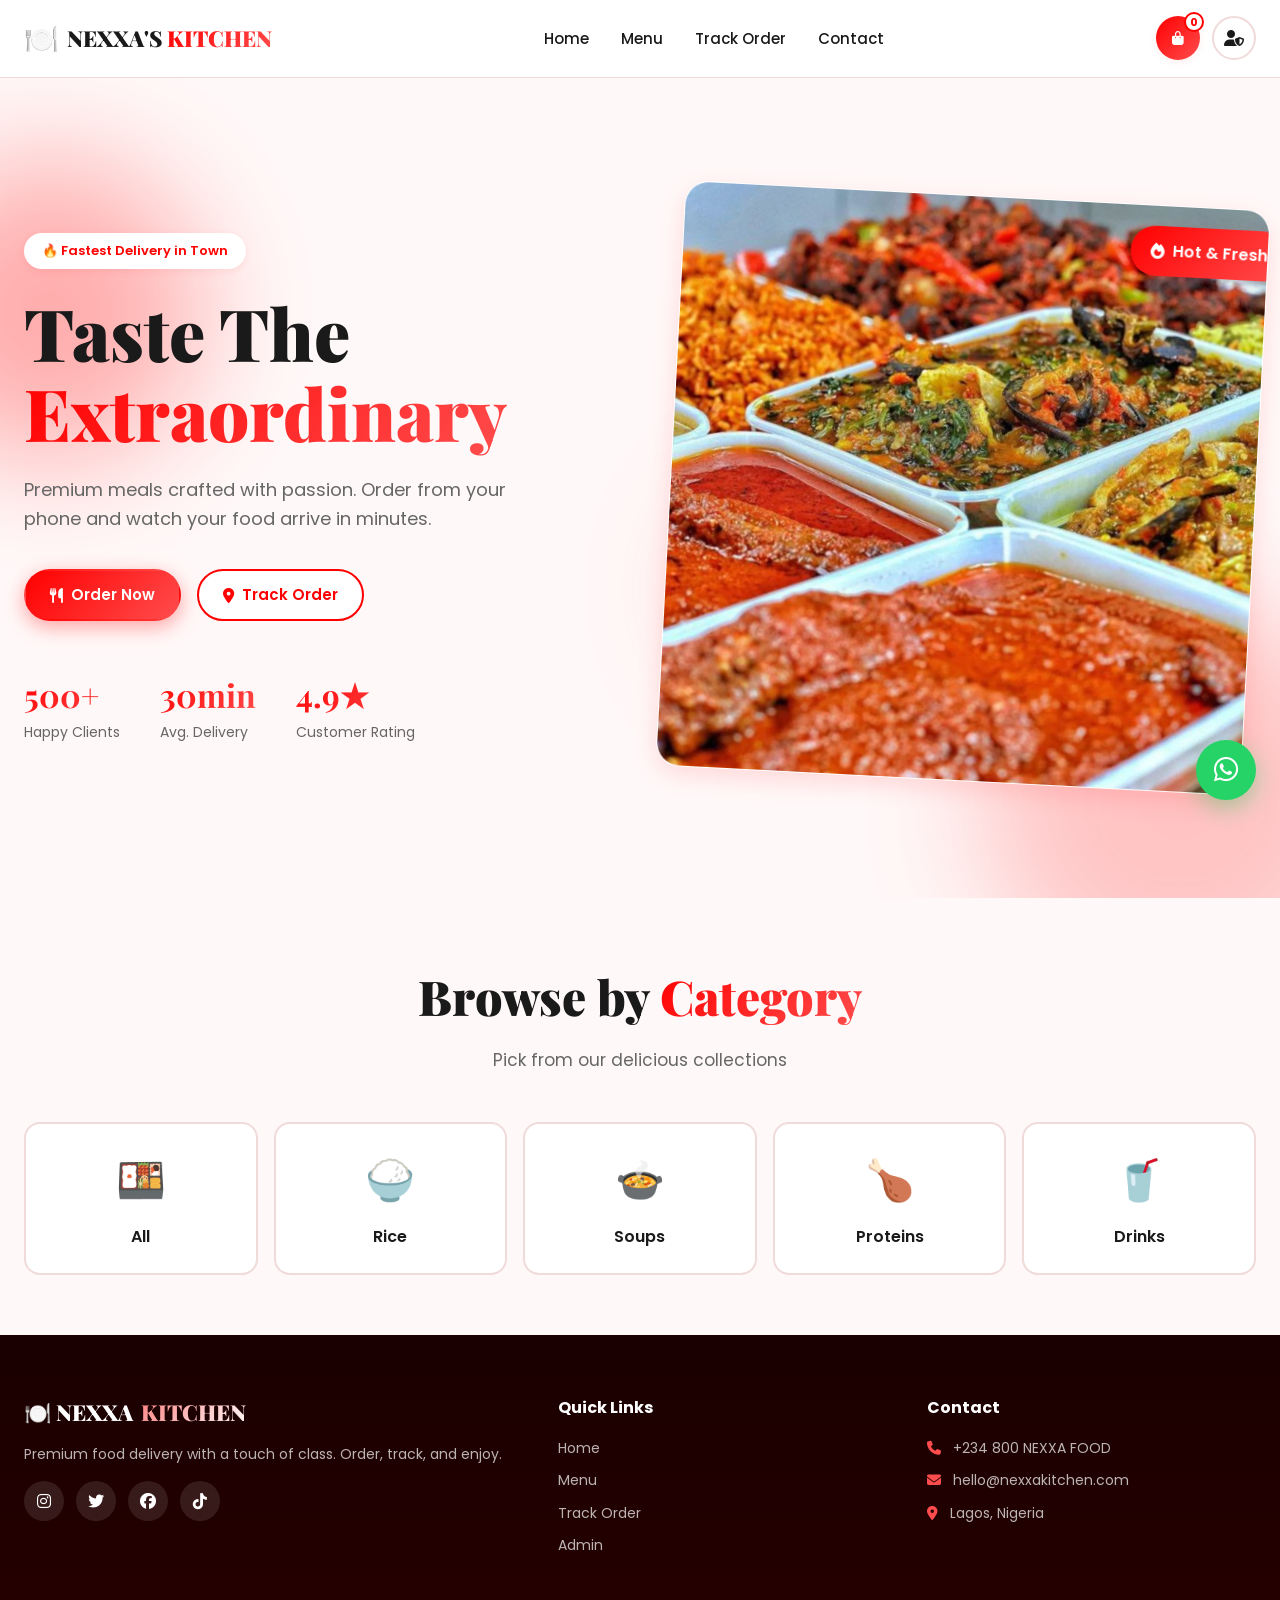
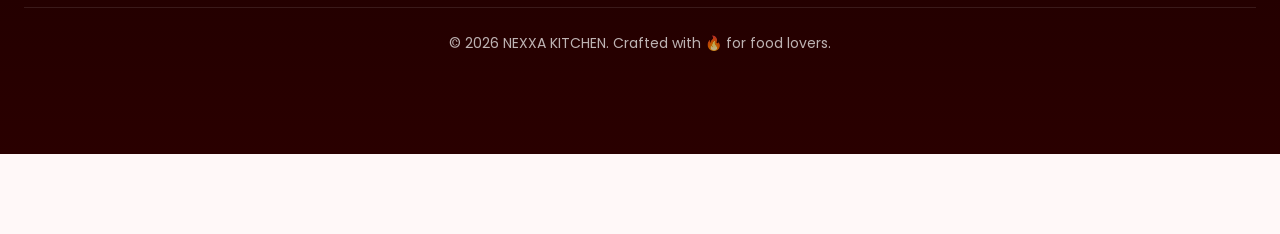
<file: index.html>
<!DOCTYPE html>
<html lang="en">
<head>
    <meta charset="UTF-8" />
    <meta name="viewport" content="width=device-width, initial-scale=1.0" />
    <title>NEXXA KITCHEN — Premium Food Delivery</title>
    <link rel="preconnect" href="https://fonts.googleapis.com" />
    <link rel="preconnect" href="https://fonts.gstatic.com" crossorigin />
    <link href="https://fonts.googleapis.com/css2?family=Poppins:wght@300;400;500;600;700;800;900&family=Playfair+Display:wght@700;900&display=swap" rel="stylesheet" />
    <link rel="stylesheet" href="https://cdnjs.cloudflare.com/ajax/libs/font-awesome/6.5.0/css/all.min.css" />
    <link rel="stylesheet" href="styles.css" />
</head>
<body>
    <!-- Loading Overlay -->
    <div id="loadingOverlay" class="loading-overlay">
        <div class="loader">
            <div class="loader-plate"></div>
            <div class="loader-text">NEXXA'S KITCHEN</div>
        </div>
    </div>

    <!-- Navigation -->
    <nav class="navbar" id="navbar">
        <div class="nav-container">
            <a href="index.html" class="logo">
                <span class="logo-icon">🍽️</span>
                <span class="logo-text">NEXXA'S <span class="logo-accent">KITCHEN</span></span>
            </a>
            <ul class="nav-menu" id="navMenu">
                <li><a href="index.html" class="nav-link">Home</a></li>
                <li><a href="menu.html" class="nav-link">Menu</a></li>
                <li><a href="track.html" class="nav-link">Track Order</a></li>
                <li><a href="contact.html" class="nav-link">Contact</a></li>
            </ul>
            <div class="nav-actions">
                <button class="cart-btn" id="cartBtn" aria-label="Open cart">
                    <i class="fas fa-shopping-bag"></i>
                    <span class="cart-count" id="cartCount">0</span>
                </button>
                <a href="admin.html" class="admin-link"><i class="fas fa-user-shield"></i></a>
                <button class="menu-toggle" id="menuToggle" aria-label="Toggle menu">
                    <i class="fas fa-bars"></i>
                </button>
            </div>
        </div>
    </nav>

    <main class="page page-home">
        <!-- Hero Section -->
        <section class="hero">
            <div class="hero-bg-shapes">
                <div class="shape shape-1"></div>
                <div class="shape shape-2"></div>
                <div class="shape shape-3"></div>
            </div>
            <div class="hero-content">
                <span class="hero-badge">🔥 Fastest Delivery in Town</span>
                <h1 class="hero-title">
                    Taste The <span class="text-gradient">Extraordinary</span>
                </h1>
                <p class="hero-subtitle">
                    Premium meals crafted with passion. Order from your phone and watch your food arrive in minutes.
                </p>
                <div class="hero-cta">
                    <a href="menu.html" class="btn btn-primary">
                        <i class="fas fa-utensils"></i> Order Now
                    </a>
                    <a href="track.html" class="btn btn-secondary">
                        <i class="fas fa-location-dot"></i> Track Order
                    </a>
                </div>
                <div class="hero-stats">
                    <div class="stat">
                        <h3>500+</h3>
                        <p>Happy Clients</p>
                    </div>
                    <div class="stat">
                        <h3>30min</h3>
                        <p>Avg. Delivery</p>
                    </div>
                    <div class="stat">
                        <h3>4.9★</h3>
                        <p>Customer Rating</p>
                    </div>
                </div>
            </div>
            <div class="hero-image">
                <div class="hero-card glass">
                    <img src="fist1.jpg" alt="Delicious meal" />
                    <div class="floating-badge">
                        <i class="fas fa-fire"></i>
                        <span>Hot & Fresh</span>
                    </div>
                </div>
            </div>
        </section>

        <!-- Featured Categories preview -->
        <section class="categories">
            <div class="section-header">
                <h2>Browse by <span class="text-gradient">Category</span></h2>
                <p>Pick from our delicious collections</p>
            </div>
            <div class="category-grid">
                <a href="menu.html" class="category-card" data-category="all">
                    <div class="category-icon">🍱</div>
                    <span>All</span>
                </a>
                <a href="menu.html?cat=rice" class="category-card" data-category="rice">
                    <div class="category-icon">🍚</div>
                    <span>Rice</span>
                </a>
                <a href="menu.html?cat=soup" class="category-card" data-category="soup">
                    <div class="category-icon">🍲</div>
                    <span>Soups</span>
                </a>
                <a href="menu.html?cat=protein" class="category-card" data-category="protein">
                    <div class="category-icon">🍗</div>
                    <span>Proteins</span>
                </a>
                <a href="menu.html?cat=drinks" class="category-card" data-category="drinks">
                    <div class="category-icon">🥤</div>
                    <span>Drinks</span>
                </a>
            </div>
        </section>
    </main>

    <!-- Footer -->
    <footer class="footer">
        <div class="footer-content">
            <div class="footer-section">
                <h3 class="logo">🍽️ NEXXA <span class="logo-accent">KITCHEN</span></h3>
                <p>Premium food delivery with a touch of class. Order, track, and enjoy.</p>
                <div class="socials">
                    <a href="#"><i class="fab fa-instagram"></i></a>
                    <a href="#"><i class="fab fa-twitter"></i></a>
                    <a href="#"><i class="fab fa-facebook"></i></a>
                    <a href="#"><i class="fab fa-tiktok"></i></a>
                </div>
            </div>
            <div class="footer-section">
                <h4>Quick Links</h4>
                <ul>
                    <li><a href="index.html">Home</a></li>
                    <li><a href="menu.html">Menu</a></li>
                    <li><a href="track.html">Track Order</a></li>
                    <li><a href="admin.html">Admin</a></li>
                </ul>
            </div>
            <div class="footer-section">
                <h4>Contact</h4>
                <ul>
                    <li><i class="fas fa-phone"></i> +234 800 NEXXA FOOD</li>
                    <li><i class="fas fa-envelope"></i> hello@nexxakitchen.com</li>
                    <li><i class="fas fa-location-dot"></i> Lagos, Nigeria</li>
                </ul>
            </div>
        </div>
        <div class="footer-bottom">
            <p>© 2026 NEXXA KITCHEN. Crafted with 🔥 for food lovers.</p>
        </div>
    </footer>

    <!-- Cart Drawer -->
    <div class="cart-drawer" id="cartDrawer">
        <div class="cart-header">
            <h3><i class="fas fa-shopping-bag"></i> Your Cart</h3>
            <button class="cart-close" id="cartClose"><i class="fas fa-times"></i></button>
        </div>
        <div class="cart-items" id="cartItems">
            <!-- Cart items rendered by JS -->
        </div>
        <div class="cart-footer">
            <div class="cart-total">
                <span>Total:</span>
                <strong id="cartTotal">₦0</strong>
            </div>
            <button class="btn btn-primary btn-block" id="checkoutBtn">
                <i class="fas fa-lock"></i> Proceed to Checkout
            </button>
            <button class="btn btn-secondary btn-block" id="whatsappOrder">
                <i class="fab fa-whatsapp"></i> Order on WhatsApp
            </button>
        </div>
    </div>
    <div class="overlay" id="overlay"></div>

    <!-- Checkout Modal -->
    <div class="modal" id="checkoutModal">
        <div class="modal-content">
            <button class="modal-close" id="checkoutClose"><i class="fas fa-times"></i></button>
            <h2><i class="fas fa-credit-card"></i> Checkout</h2>
            <form id="checkoutForm" class="checkout-form">
                <div class="form-row">
                    <div class="form-group">
                        <label>Full Name *</label>
                        <input type="text" id="custName" required placeholder="John Doe" />
                    </div>
                    <div class="form-group">
                        <label>Phone Number *</label>
                        <input type="tel" id="custPhone" required placeholder="+234 800 000 0000" />
                    </div>
                </div>
                <div class="form-group">
                    <label>Email</label>
                    <input type="email" id="custEmail" placeholder="you@example.com" />
                </div>
                <div class="form-group">
                    <label>Delivery Address *</label>
                    <textarea id="custAddress" required placeholder="Street, City, Landmark"></textarea>
                </div>

                <h3 class="form-section-title">Order Summary</h3>
                <div class="order-summary" id="orderSummary"></div>

                <h3 class="form-section-title">Payment Method</h3>
                <div class="payment-options">
                    <label class="payment-option">
                        <input type="radio" name="payment" value="transfer" checked />
                        <div class="payment-card">
                            <i class="fas fa-building-columns"></i>
                            <strong>Bank Transfer</strong>
                            <small>Manual confirmation</small>
                        </div>
                    </label>
                    <label class="payment-option">
                        <input type="radio" name="payment" value="delivery" />
                        <div class="payment-card">
                            <i class="fas fa-money-bill-wave"></i>
                            <strong>Pay on Delivery</strong>
                            <small>Cash on arrival</small>
                        </div>
                    </label>
                </div>

                <button type="submit" class="btn btn-primary btn-block btn-lg">
                    <i class="fas fa-check"></i> Place Order
                </button>
            </form>
        </div>
    </div>

    <!-- Payment Confirmation Modal -->
    <div class="modal" id="paymentModal">
        <div class="modal-content success-modal">
            <button class="modal-close" id="paymentModalClose"><i class="fas fa-times"></i></button>
            <div class="success-icon"><i class="fas fa-check"></i></div>
            <h2>Order Placed Successfully!</h2>
            <p>Your order ID: <strong id="orderIdDisplay"></strong></p>
            <div class="order-info-card" id="orderInfoCard"></div>
            <div class="payment-actions">
                <button class="btn btn-primary" id="paidBtn">
                    <i class="fas fa-check-circle"></i> I Have Made Payment
                </button>
                <button class="btn btn-secondary" id="trackFromModal">
                    <i class="fas fa-location-dot"></i> Track Order
                </button>
            </div>
            <p class="hint">Save your order ID to track delivery progress</p>
        </div>
    </div>

    <!-- Floating WhatsApp -->
    <a href="#" class="whatsapp-float" id="whatsappFloat" aria-label="Order on WhatsApp">
        <i class="fab fa-whatsapp"></i>
    </a>

    <!-- Mobile Bottom Bar -->
    <div class="mobile-bottom-bar">
        <a href="index.html" class="mob-link"><i class="fas fa-home"></i><span>Home</span></a>
        <a href="menu.html" class="mob-link"><i class="fas fa-utensils"></i><span>Menu</span></a>
        <button class="mob-cart" id="mobCartBtn">
            <i class="fas fa-shopping-bag"></i>
            <span class="cart-count" id="mobCartCount">0</span>
            <span>Cart</span>
        </button>
        <a href="track.html" class="mob-link"><i class="fas fa-location-dot"></i><span>Track</span></a>
        <a href="contact.html" class="mob-link"><i class="fas fa-envelope"></i><span>Contact</span></a>
    </div>

    <!-- Toast container -->
    <div class="toast-container" id="toastContainer"></div>

    <script src="script.js"></script>
</body>
</html>
</file>
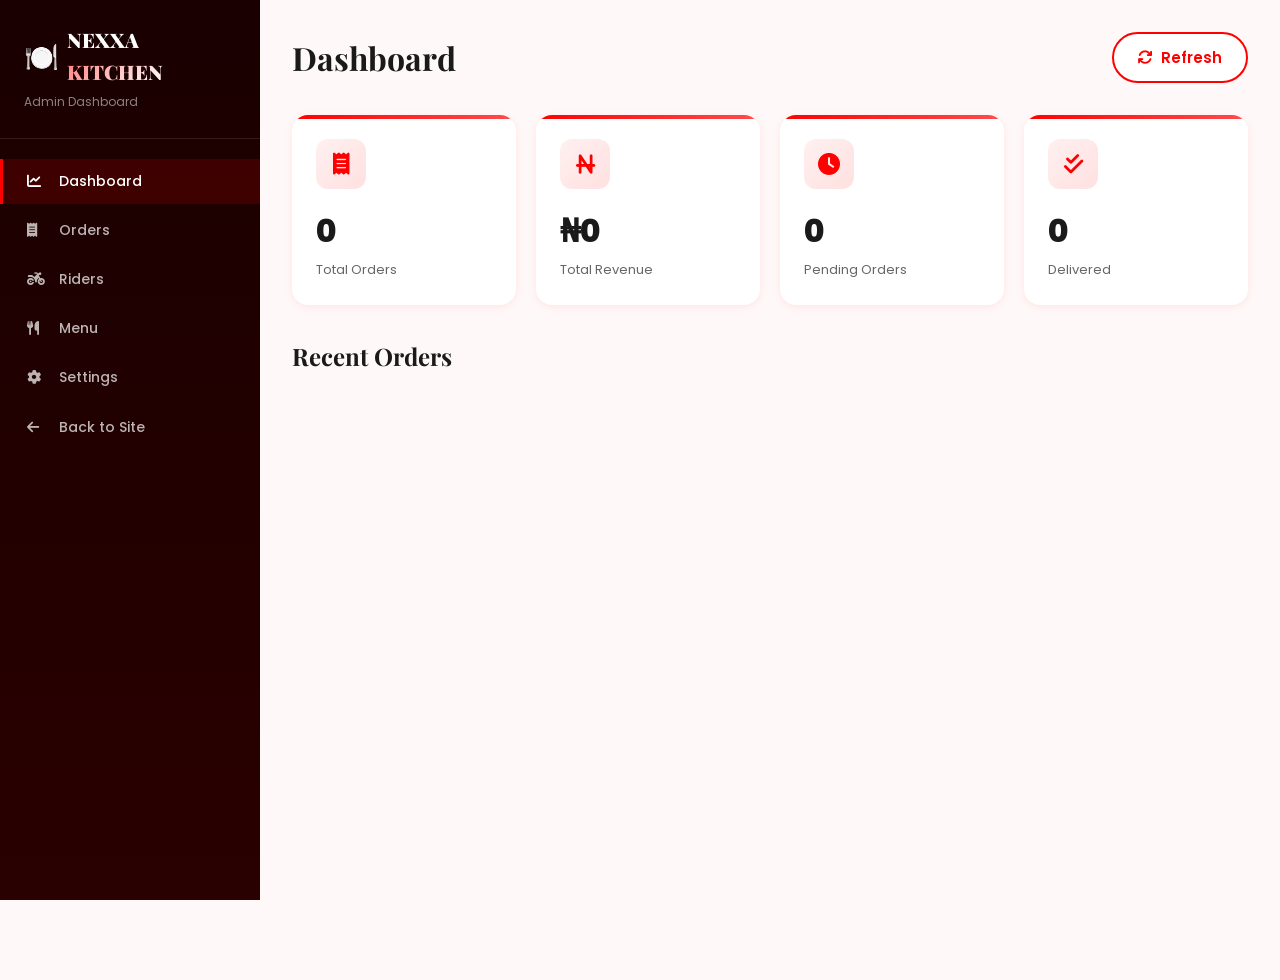
<file: admin.html>
<!DOCTYPE html>
<html lang="en">
<head>
    <meta charset="UTF-8" />
    <meta name="viewport" content="width=device-width, initial-scale=1.0" />
    <title>NEXXA KITCHEN — Admin Dashboard</title>
    <link rel="preconnect" href="https://fonts.googleapis.com" />
    <link rel="preconnect" href="https://fonts.gstatic.com" crossorigin />
    <link href="https://fonts.googleapis.com/css2?family=Poppins:wght@300;400;500;600;700;800;900&family=Playfair+Display:wght@700;900&display=swap" rel="stylesheet" />
    <link rel="stylesheet" href="https://cdnjs.cloudflare.com/ajax/libs/font-awesome/6.5.0/css/all.min.css" />
    <link rel="stylesheet" href="styles.css" />
    <style>
        /* Admin-specific tweaks layered on top of styles.css */
        .admin-layout { display: grid; grid-template-columns: 260px 1fr; min-height: 100vh; }
        .admin-sidebar {
            background: linear-gradient(180deg, #1a0000, #2a0000);
            color: white;
            padding: 24px 0;
            position: sticky;
            top: 0;
            height: 100vh;
            overflow-y: auto;
        }
        .admin-logo {
            padding: 0 24px 24px;
            border-bottom: 1px solid rgba(255,255,255,0.1);
            margin-bottom: 20px;
        }
        .admin-logo .logo { color: white; font-size: 20px; }
        .admin-logo .logo-accent { background: linear-gradient(135deg, #ff8080, white); -webkit-background-clip: text; -webkit-text-fill-color: transparent; }
        .admin-logo small { color: rgba(255,255,255,0.5); font-size: 12px; }
        .admin-nav { list-style: none; }
        .admin-nav li { margin-bottom: 4px; }
        .admin-nav button {
            width: 100%;
            text-align: left;
            padding: 12px 24px;
            color: rgba(255,255,255,0.7);
            display: flex;
            align-items: center;
            gap: 12px;
            font-size: 14px;
            font-weight: 500;
            border-left: 3px solid transparent;
            transition: all 0.2s;
        }
        .admin-nav button:hover { background: rgba(255,255,255,0.05); color: white; }
        .admin-nav button.active {
            background: rgba(255, 0, 0, 0.15);
            color: white;
            border-left-color: var(--primary);
        }
        .admin-nav i { width: 20px; }

        .admin-main { padding: 32px; background: var(--bg); }

        .admin-header {
            display: flex;
            align-items: center;
            justify-content: space-between;
            margin-bottom: 32px;
            flex-wrap: wrap;
            gap: 16px;
        }
        .admin-header h1 { font-family: 'Playfair Display', serif; font-size: 32px; }

        .analytics-grid {
            display: grid;
            grid-template-columns: repeat(auto-fit, minmax(220px, 1fr));
            gap: 20px;
            margin-bottom: 32px;
        }
        .stat-card {
            background: white;
            border-radius: var(--radius);
            padding: 24px;
            box-shadow: var(--shadow-sm);
            position: relative;
            overflow: hidden;
            animation: fadeUp 0.5s;
        }
        .stat-card::before {
            content: '';
            position: absolute;
            top: 0; left: 0; right: 0;
            height: 4px;
            background: var(--gradient);
        }
        .stat-icon {
            width: 50px; height: 50px;
            border-radius: 12px;
            background: linear-gradient(135deg, #fff0f0, #ffe0e0);
            color: var(--primary);
            display: grid; place-items: center;
            font-size: 22px;
            margin-bottom: 16px;
        }
        .stat-card h3 {
            font-size: 32px;
            font-weight: 800;
            color: var(--text);
            margin-bottom: 4px;
        }
        .stat-card p { color: var(--text-light); font-size: 13px; }

        .filter-bar {
            display: flex;
            gap: 8px;
            margin-bottom: 20px;
            flex-wrap: wrap;
        }
        .filter-btn {
            padding: 8px 18px;
            border-radius: 50px;
            background: white;
            border: 2px solid var(--border);
            font-size: 13px;
            font-weight: 600;
            color: var(--text-light);
            transition: all 0.2s;
        }
        .filter-btn.active, .filter-btn:hover {
            background: var(--gradient);
            color: white;
            border-color: transparent;
        }

        .orders-table {
            background: white;
            border-radius: var(--radius);
            overflow: hidden;
            box-shadow: var(--shadow-sm);
        }
        .orders-table table { width: 100%; border-collapse: collapse; }
        .orders-table th {
            background: var(--bg);
            padding: 14px 16px;
            text-align: left;
            font-size: 12px;
            text-transform: uppercase;
            letter-spacing: 0.5px;
            color: var(--text-light);
            font-weight: 700;
        }
        .orders-table td {
            padding: 16px;
            border-top: 1px solid var(--border);
            font-size: 14px;
        }
        .orders-table tr:hover td { background: #fffaf8; }
        .orders-table .id-cell { font-weight: 700; color: var(--primary); }

        .status-badge {
            display: inline-block;
            padding: 4px 10px;
            border-radius: 50px;
            font-size: 11px;
            font-weight: 700;
            text-transform: uppercase;
        }
        .status-badge.Pending { background: #fff3cd; color: #856404; }
        .status-badge.Paid { background: #d1ecf1; color: #0c5460; }
        .status-badge.Preparing { background: #ffe0c0; color: #c05a00; }
        .status-badge.Rider { background: #e0e7ff; color: #3730a3; }
        .status-badge.Out { background: #ffe0e0; color: var(--primary); }
        .status-badge.Delivered { background: #d4edda; color: #155724; }
        .status-badge.Cancelled { background: #f8d7da; color: #721c24; }

        .action-btns { display: flex; gap: 6px; flex-wrap: wrap; }
        .action-btn {
            padding: 6px 12px;
            border-radius: 8px;
            font-size: 12px;
            font-weight: 600;
            transition: all 0.2s;
            display: inline-flex;
            align-items: center;
            gap: 4px;
        }
        .action-btn.pay { background: #d1ecf1; color: #0c5460; }
        .action-btn.rider { background: #e0e7ff; color: #3730a3; }
        .action-btn.deliver { background: #d4edda; color: #155724; }
        .action-btn.delete { background: #ffe0e0; color: #dc3545; }
        .action-btn:hover { transform: translateY(-2px); }

        .order-detail-panel {
            background: white;
            border-radius: var(--radius);
            padding: 32px;
            margin-top: 24px;
            box-shadow: var(--shadow-sm);
            display: none;
        }
        .order-detail-panel.show { display: block; animation: fadeUp 0.4s; }
        .order-detail-panel h2 { font-family: 'Playfair Display', serif; margin-bottom: 20px; }
        .detail-grid {
            display: grid;
            grid-template-columns: 1fr 1fr;
            gap: 20px;
            margin-bottom: 24px;
        }
        .detail-block { background: var(--bg); padding: 16px; border-radius: var(--radius-sm); }
        .detail-block h4 { font-size: 12px; text-transform: uppercase; color: var(--text-light); margin-bottom: 8px; }
        .detail-block p { font-size: 14px; }
        .detail-block .big { font-size: 24px; font-weight: 800; color: var(--primary); }

        /* Rider Modal */
        .rider-form { display: flex; flex-direction: column; gap: 16px; }
        .rider-form input, .rider-form select {
            padding: 12px 16px;
            border: 2px solid var(--border);
            border-radius: var(--radius-sm);
            font-size: 15px;
        }
        .rider-form input:focus, .rider-form select:focus { outline: none; border-color: var(--primary); }

        .empty-state { text-align: center; padding: 60px 20px; color: var(--text-light); }
        .empty-state i { font-size: 60px; color: var(--border); margin-bottom: 16px; }

        .admin-section { display: none; }
        .admin-section.active { display: block; }

        .menu-manage-card {
            background: white;
            border-radius: var(--radius);
            padding: 20px;
            margin-bottom: 12px;
            display: flex;
            align-items: center;
            gap: 16px;
            box-shadow: var(--shadow-sm);
        }
        .menu-manage-card img { width: 80px; height: 80px; border-radius: var(--radius-sm); object-fit: cover; }
        .menu-manage-info { flex: 1; }
        .menu-manage-info h4 { margin-bottom: 4px; }
        .menu-manage-info small { color: var(--text-light); }
        .menu-manage-info .price { color: var(--primary); font-weight: 700; }

        .topbar-toggle { display: none; }

        @media (max-width: 900px) {
            .admin-layout { grid-template-columns: 1fr; }
            .admin-sidebar {
                position: fixed;
                top: 0; left: -260px;
                z-index: 200;
                width: 260px;
                transition: left 0.3s;
            }
            .admin-sidebar.open { left: 0; }
            .admin-main { padding: 20px; padding-top: 70px; }
            .topbar-toggle {
                display: grid; place-items: center;
                position: fixed;
                top: 16px; left: 16px;
                z-index: 150;
                width: 44px; height: 44px;
                background: var(--gradient);
                color: white;
                border-radius: 12px;
            }
            .detail-grid { grid-template-columns: 1fr; }
            .orders-table { overflow-x: auto; }
            .orders-table table { min-width: 700px; }
        }
    </style>
</head>
<body>
    <button class="topbar-toggle" id="topbarToggle"><i class="fas fa-bars"></i></button>

    <div class="admin-layout">
        <!-- Sidebar -->
        <aside class="admin-sidebar" id="adminSidebar">
            <div class="admin-logo">
                <div class="logo">
                    <span class="logo-icon">🍽️</span>
                    <span>NEXXA <span class="logo-accent">KITCHEN</span></span>
                </div>
                <small>Admin Dashboard</small>
            </div>
            <ul class="admin-nav">
                <li><button data-section="dashboard" class="active"><i class="fas fa-chart-line"></i> Dashboard</button></li>
                <li><button data-section="orders"><i class="fas fa-receipt"></i> Orders</button></li>
                <li><button data-section="riders"><i class="fas fa-motorcycle"></i> Riders</button></li>
                <li><button data-section="menu"><i class="fas fa-utensils"></i> Menu</button></li>
                <li><button data-section="settings"><i class="fas fa-cog"></i> Settings</button></li>
                <li><a href="index.html" style="display:flex;align-items:center;gap:12px;padding:12px 24px;color:rgba(255,255,255,0.7);font-size:14px;font-weight:500;border-left:3px solid transparent;"><i class="fas fa-arrow-left"></i> Back to Site</a></li>
            </ul>
        </aside>

        <!-- Main Content -->
        <main class="admin-main">
            <!-- Header -->
            <div class="admin-header">
                <h1 id="sectionTitle">Dashboard</h1>
                <div style="display:flex;gap:8px;">
                    <button class="btn btn-secondary" id="refreshBtn"><i class="fas fa-sync"></i> Refresh</button>
                </div>
            </div>

            <!-- Dashboard Section -->
            <section class="admin-section active" id="section-dashboard">
                <div class="analytics-grid">
                    <div class="stat-card">
                        <div class="stat-icon"><i class="fas fa-receipt"></i></div>
                        <h3 id="statTotalOrders">0</h3>
                        <p>Total Orders</p>
                    </div>
                    <div class="stat-card">
                        <div class="stat-icon"><i class="fas fa-naira-sign"></i></div>
                        <h3 id="statRevenue">₦0</h3>
                        <p>Total Revenue</p>
                    </div>
                    <div class="stat-card">
                        <div class="stat-icon"><i class="fas fa-clock"></i></div>
                        <h3 id="statPending">0</h3>
                        <p>Pending Orders</p>
                    </div>
                    <div class="stat-card">
                        <div class="stat-icon"><i class="fas fa-check-double"></i></div>
                        <h3 id="statDelivered">0</h3>
                        <p>Delivered</p>
                    </div>
                </div>

                <h2 style="font-family:'Playfair Display',serif;margin-bottom:16px;">Recent Orders</h2>
                <div id="recentOrders"></div>
            </section>

            <!-- Orders Section -->
            <section class="admin-section" id="section-orders">
                <div class="filter-bar">
                    <button class="filter-btn active" data-filter="all">All</button>
                    <button class="filter-btn" data-filter="Pending">Pending</button>
                    <button class="filter-btn" data-filter="Paid">Paid</button>
                    <button class="filter-btn" data-filter="Preparing">Preparing</button>
                    <button class="filter-btn" data-filter="Rider Assigned">Rider Assigned</button>
                    <button class="filter-btn" data-filter="Out for Delivery">Out for Delivery</button>
                    <button class="filter-btn" data-filter="Delivered">Delivered</button>
                </div>
                <div class="orders-table" id="ordersTable"></div>
            </section>

            <!-- Riders Section -->
            <section class="admin-section" id="section-riders">
                <h2 style="margin-bottom:16px;">Riders Overview</h2>
                <p style="color:var(--text-light);margin-bottom:24px;">Track active deliveries and rider assignments.</p>
                <div id="ridersList"></div>
            </section>

            <!-- Menu Section -->
            <section class="admin-section" id="section-menu">
                <h2 style="margin-bottom:16px;">Menu Management</h2>
                <div id="menuList"></div>
            </section>

            <!-- Settings Section -->
            <section class="admin-section" id="section-settings">
                <h2 style="margin-bottom:16px;">Settings</h2>
                <div class="glass" style="padding:32px;max-width:600px;">
                    <h3 style="margin-bottom:16px;">Bank Details</h3>
                    <div class="rider-form">
                        <div>
                            <label>Account Name</label>
                            <input type="text" id="setBankName" />
                        </div>
                        <div>
                            <label>Account Number</label>
                            <input type="text" id="setBankNumber" />
                        </div>
                        <div>
                            <label>Bank Name</label>
                            <input type="text" id="setBankBank" />
                        </div>
                        <button class="btn btn-primary" id="saveSettings"><i class="fas fa-save"></i> Save Settings</button>
                    </div>

                    <h3 style="margin:32px 0 16px;">EmailJS Configuration</h3>
                    <p style="font-size:13px;color:var(--text-light);margin-bottom:12px;">Configure EmailJS to enable real email notifications. Leave as-is to use MVP console logging.</p>
                    <div class="rider-form">
                        <input type="text" id="setServiceId" placeholder="Service ID" />
                        <input type="text" id="setTemplateId" placeholder="Template ID" />
                        <input type="text" id="setPublicKey" placeholder="Public Key" />
                        <button class="btn btn-primary" id="saveEmailConfig"><i class="fas fa-save"></i> Save Email Config</button>
                    </div>
                </div>
            </section>
        </main>
    </div>

    <!-- Order Detail Modal -->
    <div class="modal" id="orderDetailModal">
        <div class="modal-content" style="max-width:700px;">
            <button class="modal-close" id="orderDetailClose"><i class="fas fa-times"></i></button>
            <div id="orderDetailContent"></div>
        </div>
    </div>

    <!-- Rider Assignment Modal -->
    <div class="modal" id="riderModal">
        <div class="modal-content">
            <button class="modal-close" id="riderModalClose"><i class="fas fa-times"></i></button>
            <h2><i class="fas fa-motorcycle"></i> Assign Rider</h2>
            <p style="color:var(--text-light);margin-bottom:20px;" id="riderModalOrderId"></p>
            <form class="rider-form" id="riderForm">
                <div>
                    <label>Rider Name *</label>
                    <input type="text" id="riderName" required placeholder="e.g. Tunde" />
                </div>
                <div>
                    <label>Rider Phone *</label>
                    <input type="tel" id="riderPhone" required placeholder="+234 800 000 0000" />
                </div>
                <button type="submit" class="btn btn-primary btn-block">
                    <i class="fas fa-check"></i> Assign Rider
                </button>
            </form>
        </div>
    </div>

    <!-- Toast container -->
    <div class="toast-container" id="toastContainer"></div>

    <script src="script.js"></script>
    <script src="admin.js"></script>
</body>
</html>
</file>
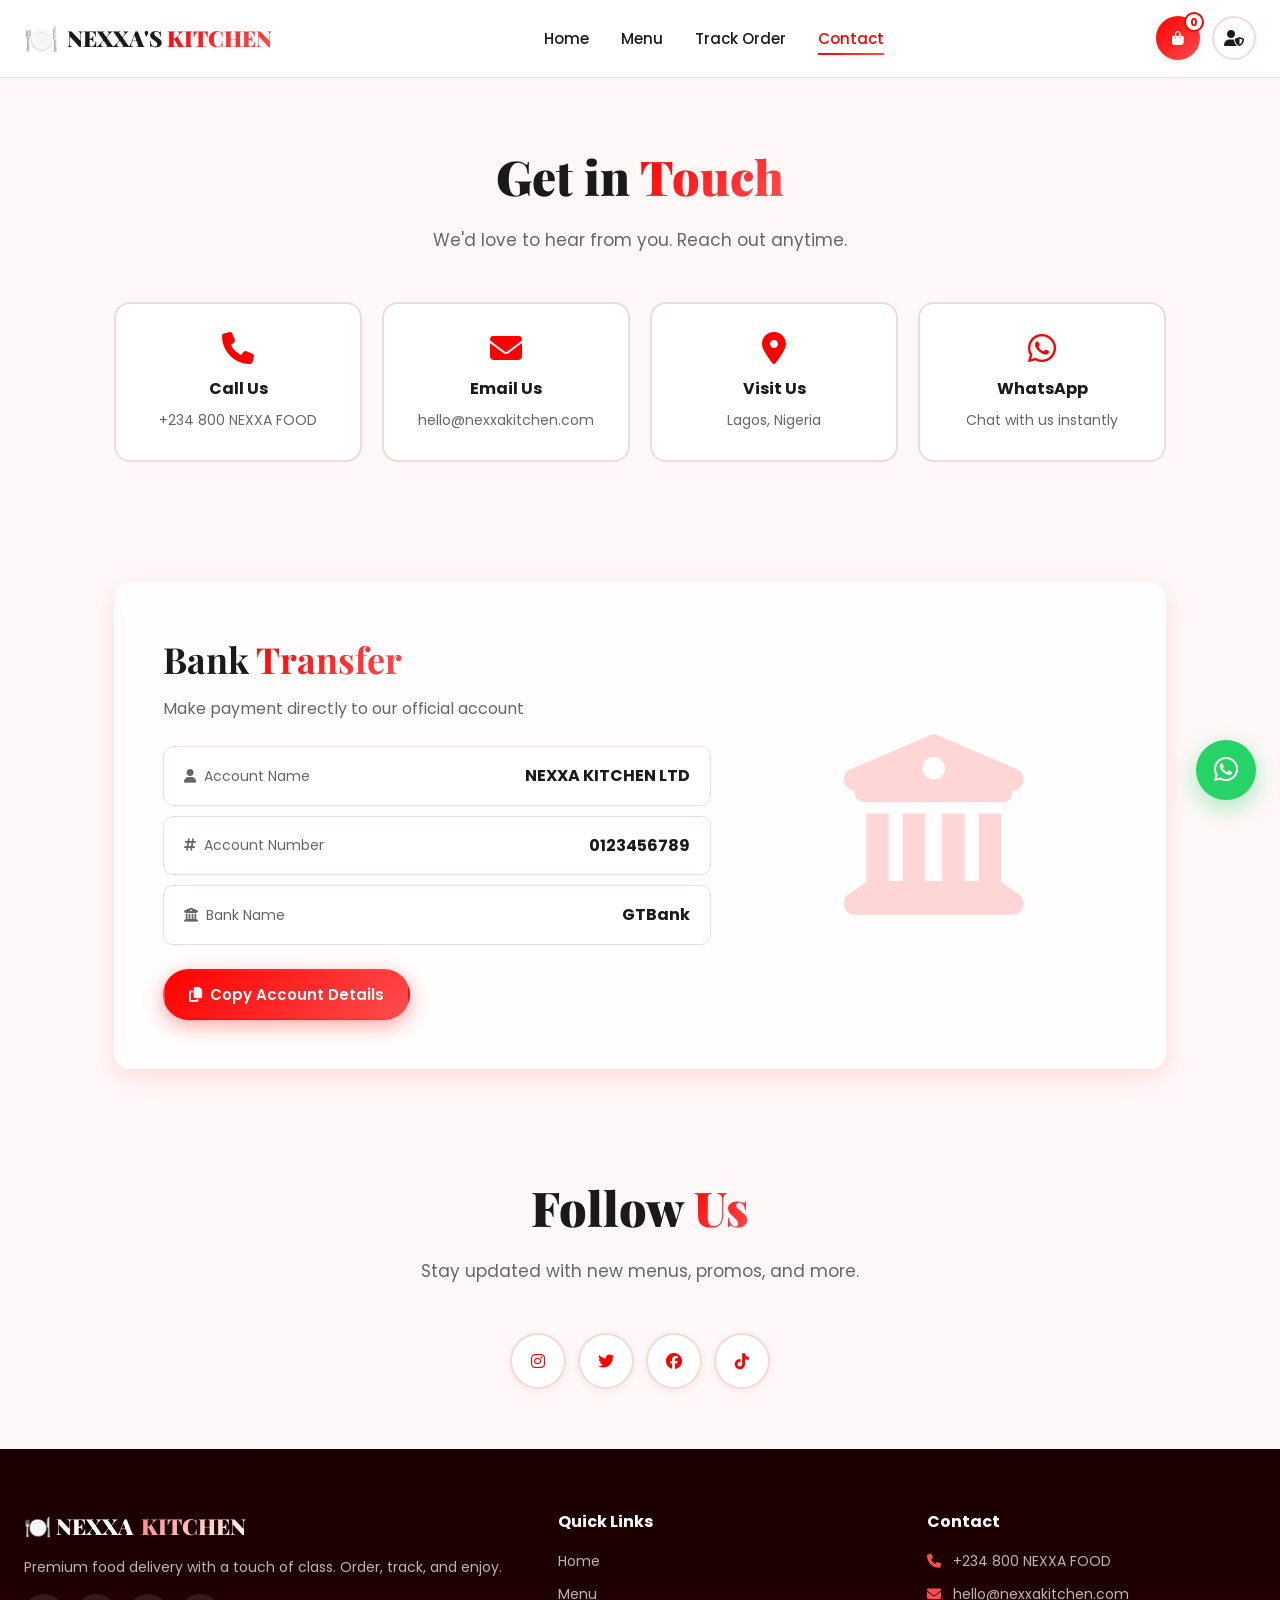
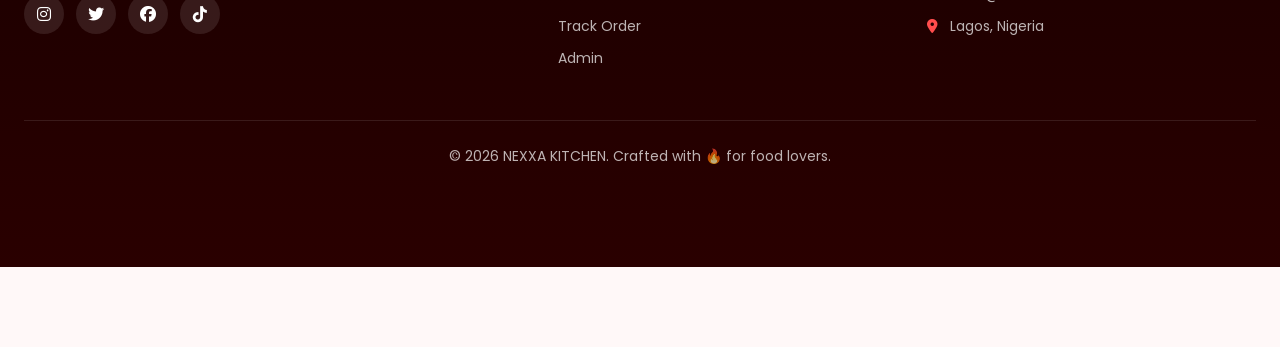
<file: contact.html>
<!DOCTYPE html>
<html lang="en">
<head>
    <meta charset="UTF-8" />
    <meta name="viewport" content="width=device-width, initial-scale=1.0" />
    <title>NEXXA KITCHEN — Contact</title>
    <link rel="preconnect" href="https://fonts.googleapis.com" />
    <link rel="preconnect" href="https://fonts.gstatic.com" crossorigin />
    <link href="https://fonts.googleapis.com/css2?family=Poppins:wght@300;400;500;600;700;800;900&family=Playfair+Display:wght@700;900&display=swap" rel="stylesheet" />
    <link rel="stylesheet" href="https://cdnjs.cloudflare.com/ajax/libs/font-awesome/6.5.0/css/all.min.css" />
    <link rel="stylesheet" href="styles.css" />
</head>
<body>
    <!-- Loading Overlay -->
    <div id="loadingOverlay" class="loading-overlay">
        <div class="loader">
            <div class="loader-plate"></div>
            <div class="loader-text">NEXXA'S KITCHEN</div>
        </div>
    </div>

    <!-- Navigation -->
    <nav class="navbar" id="navbar">
        <div class="nav-container">
            <a href="index.html" class="logo">
                <span class="logo-icon">🍽️</span>
                <span class="logo-text">NEXXA'S <span class="logo-accent">KITCHEN</span></span>
            </a>
            <ul class="nav-menu" id="navMenu">
                <li><a href="index.html" class="nav-link">Home</a></li>
                <li><a href="menu.html" class="nav-link">Menu</a></li>
                <li><a href="track.html" class="nav-link">Track Order</a></li>
                <li><a href="contact.html" class="nav-link active">Contact</a></li>
            </ul>
            <div class="nav-actions">
                <button class="cart-btn" id="cartBtn" aria-label="Open cart">
                    <i class="fas fa-shopping-bag"></i>
                    <span class="cart-count" id="cartCount">0</span>
                </button>
                <a href="admin.html" class="admin-link"><i class="fas fa-user-shield"></i></a>
                <button class="menu-toggle" id="menuToggle" aria-label="Toggle menu">
                    <i class="fas fa-bars"></i>
                </button>
            </div>
        </div>
    </nav>

    <main class="page page-contact">
        <!-- Contact details -->
        <section class="contact-section">
            <div class="section-header">
                <h2>Get in <span class="text-gradient">Touch</span></h2>
                <p>We'd love to hear from you. Reach out anytime.</p>
            </div>
            <div class="contact-grid">
                <a href="tel:+2348000000000" class="contact-card">
                    <i class="fas fa-phone"></i>
                    <h4>Call Us</h4>
                    <p>+234 800 NEXXA FOOD</p>
                </a>
                <a href="mailto:hello@nexxakitchen.com" class="contact-card">
                    <i class="fas fa-envelope"></i>
                    <h4>Email Us</h4>
                    <p>hello@nexxakitchen.com</p>
                </a>
                <div class="contact-card">
                    <i class="fas fa-location-dot"></i>
                    <h4>Visit Us</h4>
                    <p>Lagos, Nigeria</p>
                </div>
                <a href="https://wa.me/2348000000000" target="_blank" rel="noopener" class="contact-card">
                    <i class="fab fa-whatsapp"></i>
                    <h4>WhatsApp</h4>
                    <p>Chat with us instantly</p>
                </a>
            </div>
        </section>

        <!-- Bank Transfer Info -->
        <section class="bank-section">
            <div class="bank-container glass">
                <div class="bank-info">
                    <h2>Bank <span class="text-gradient">Transfer</span></h2>
                    <p>Make payment directly to our official account</p>
                    <div class="bank-details">
                        <div class="bank-row">
                            <span class="bank-label"><i class="fas fa-user"></i> Account Name</span>
                            <strong id="bankName">NEXXA KITCHEN LTD</strong>
                        </div>
                        <div class="bank-row">
                            <span class="bank-label"><i class="fas fa-hashtag"></i> Account Number</span>
                            <strong id="bankNumber">0123456789</strong>
                        </div>
                        <div class="bank-row">
                            <span class="bank-label"><i class="fas fa-building-columns"></i> Bank Name</span>
                            <strong id="bankBank">GTBank</strong>
                        </div>
                    </div>
                    <button class="btn btn-primary" id="copyBank">
                        <i class="fas fa-copy"></i> Copy Account Details
                    </button>
                </div>
                <div class="bank-illustration">
                    <i class="fas fa-building-columns"></i>
                </div>
            </div>
        </section>

        <!-- Socials -->
        <section class="social-section">
            <div class="section-header">
                <h2>Follow <span class="text-gradient">Us</span></h2>
                <p>Stay updated with new menus, promos, and more.</p>
            </div>
            <div class="socials socials-large">
                <a href="#"><i class="fab fa-instagram"></i></a>
                <a href="#"><i class="fab fa-twitter"></i></a>
                <a href="#"><i class="fab fa-facebook"></i></a>
                <a href="#"><i class="fab fa-tiktok"></i></a>
            </div>
        </section>
    </main>

    <!-- Footer -->
    <footer class="footer">
        <div class="footer-content">
            <div class="footer-section">
                <h3 class="logo">🍽️ NEXXA <span class="logo-accent">KITCHEN</span></h3>
                <p>Premium food delivery with a touch of class. Order, track, and enjoy.</p>
                <div class="socials">
                    <a href="#"><i class="fab fa-instagram"></i></a>
                    <a href="#"><i class="fab fa-twitter"></i></a>
                    <a href="#"><i class="fab fa-facebook"></i></a>
                    <a href="#"><i class="fab fa-tiktok"></i></a>
                </div>
            </div>
            <div class="footer-section">
                <h4>Quick Links</h4>
                <ul>
                    <li><a href="index.html">Home</a></li>
                    <li><a href="menu.html">Menu</a></li>
                    <li><a href="track.html">Track Order</a></li>
                    <li><a href="admin.html">Admin</a></li>
                </ul>
            </div>
            <div class="footer-section">
                <h4>Contact</h4>
                <ul>
                    <li><i class="fas fa-phone"></i> +234 800 NEXXA FOOD</li>
                    <li><i class="fas fa-envelope"></i> hello@nexxakitchen.com</li>
                    <li><i class="fas fa-location-dot"></i> Lagos, Nigeria</li>
                </ul>
            </div>
        </div>
        <div class="footer-bottom">
            <p>© 2026 NEXXA KITCHEN. Crafted with 🔥 for food lovers.</p>
        </div>
    </footer>

    <!-- Cart Drawer -->
    <div class="cart-drawer" id="cartDrawer">
        <div class="cart-header">
            <h3><i class="fas fa-shopping-bag"></i> Your Cart</h3>
            <button class="cart-close" id="cartClose"><i class="fas fa-times"></i></button>
        </div>
        <div class="cart-items" id="cartItems"></div>
        <div class="cart-footer">
            <div class="cart-total">
                <span>Total:</span>
                <strong id="cartTotal">₦0</strong>
            </div>
            <button class="btn btn-primary btn-block" id="checkoutBtn">
                <i class="fas fa-lock"></i> Proceed to Checkout
            </button>
            <button class="btn btn-secondary btn-block" id="whatsappOrder">
                <i class="fab fa-whatsapp"></i> Order on WhatsApp
            </button>
        </div>
    </div>
    <div class="overlay" id="overlay"></div>

    <!-- Checkout Modal -->
    <div class="modal" id="checkoutModal">
        <div class="modal-content">
            <button class="modal-close" id="checkoutClose"><i class="fas fa-times"></i></button>
            <h2><i class="fas fa-credit-card"></i> Checkout</h2>
            <form id="checkoutForm" class="checkout-form">
                <div class="form-row">
                    <div class="form-group">
                        <label>Full Name *</label>
                        <input type="text" id="custName" required placeholder="John Doe" />
                    </div>
                    <div class="form-group">
                        <label>Phone Number *</label>
                        <input type="tel" id="custPhone" required placeholder="+234 800 000 0000" />
                    </div>
                </div>
                <div class="form-group">
                    <label>Email</label>
                    <input type="email" id="custEmail" placeholder="you@example.com" />
                </div>
                <div class="form-group">
                    <label>Delivery Address *</label>
                    <textarea id="custAddress" required placeholder="Street, City, Landmark"></textarea>
                </div>

                <h3 class="form-section-title">Order Summary</h3>
                <div class="order-summary" id="orderSummary"></div>

                <h3 class="form-section-title">Payment Method</h3>
                <div class="payment-options">
                    <label class="payment-option">
                        <input type="radio" name="payment" value="transfer" checked />
                        <div class="payment-card">
                            <i class="fas fa-building-columns"></i>
                            <strong>Bank Transfer</strong>
                            <small>Manual confirmation</small>
                        </div>
                    </label>
                    <label class="payment-option">
                        <input type="radio" name="payment" value="delivery" />
                        <div class="payment-card">
                            <i class="fas fa-money-bill-wave"></i>
                            <strong>Pay on Delivery</strong>
                            <small>Cash on arrival</small>
                        </div>
                    </label>
                </div>

                <button type="submit" class="btn btn-primary btn-block btn-lg">
                    <i class="fas fa-check"></i> Place Order
                </button>
            </form>
        </div>
    </div>

    <!-- Payment Confirmation Modal -->
    <div class="modal" id="paymentModal">
        <div class="modal-content success-modal">
            <div class="success-icon"><i class="fas fa-check"></i></div>
            <h2>Order Placed Successfully!</h2>
            <p>Your order ID: <strong id="orderIdDisplay"></strong></p>
            <div class="order-info-card" id="orderInfoCard"></div>
            <div class="payment-actions">
                <button class="btn btn-primary" id="paidBtn">
                    <i class="fas fa-check-circle"></i> I Have Made Payment
                </button>
                <button class="btn btn-secondary" id="trackFromModal">
                    <i class="fas fa-location-dot"></i> Track Order
                </button>
            </div>
            <p class="hint">Save your order ID to track delivery progress</p>
        </div>
    </div>

    <!-- Floating WhatsApp -->
    <a href="#" class="whatsapp-float" id="whatsappFloat" aria-label="Order on WhatsApp">
        <i class="fab fa-whatsapp"></i>
    </a>

    <!-- Mobile Bottom Bar -->
    <div class="mobile-bottom-bar">
        <a href="index.html" class="mob-link"><i class="fas fa-home"></i><span>Home</span></a>
        <a href="menu.html" class="mob-link"><i class="fas fa-utensils"></i><span>Menu</span></a>
        <button class="mob-cart" id="mobCartBtn">
            <i class="fas fa-shopping-bag"></i>
            <span class="cart-count" id="mobCartCount">0</span>
            <span>Cart</span>
        </button>
        <a href="track.html" class="mob-link"><i class="fas fa-location-dot"></i><span>Track</span></a>
        <a href="contact.html" class="mob-link active"><i class="fas fa-envelope"></i><span>Contact</span></a>
    </div>

    <!-- Toast container -->
    <div class="toast-container" id="toastContainer"></div>

    <script src="script.js"></script>
</body>
</html>
</file>
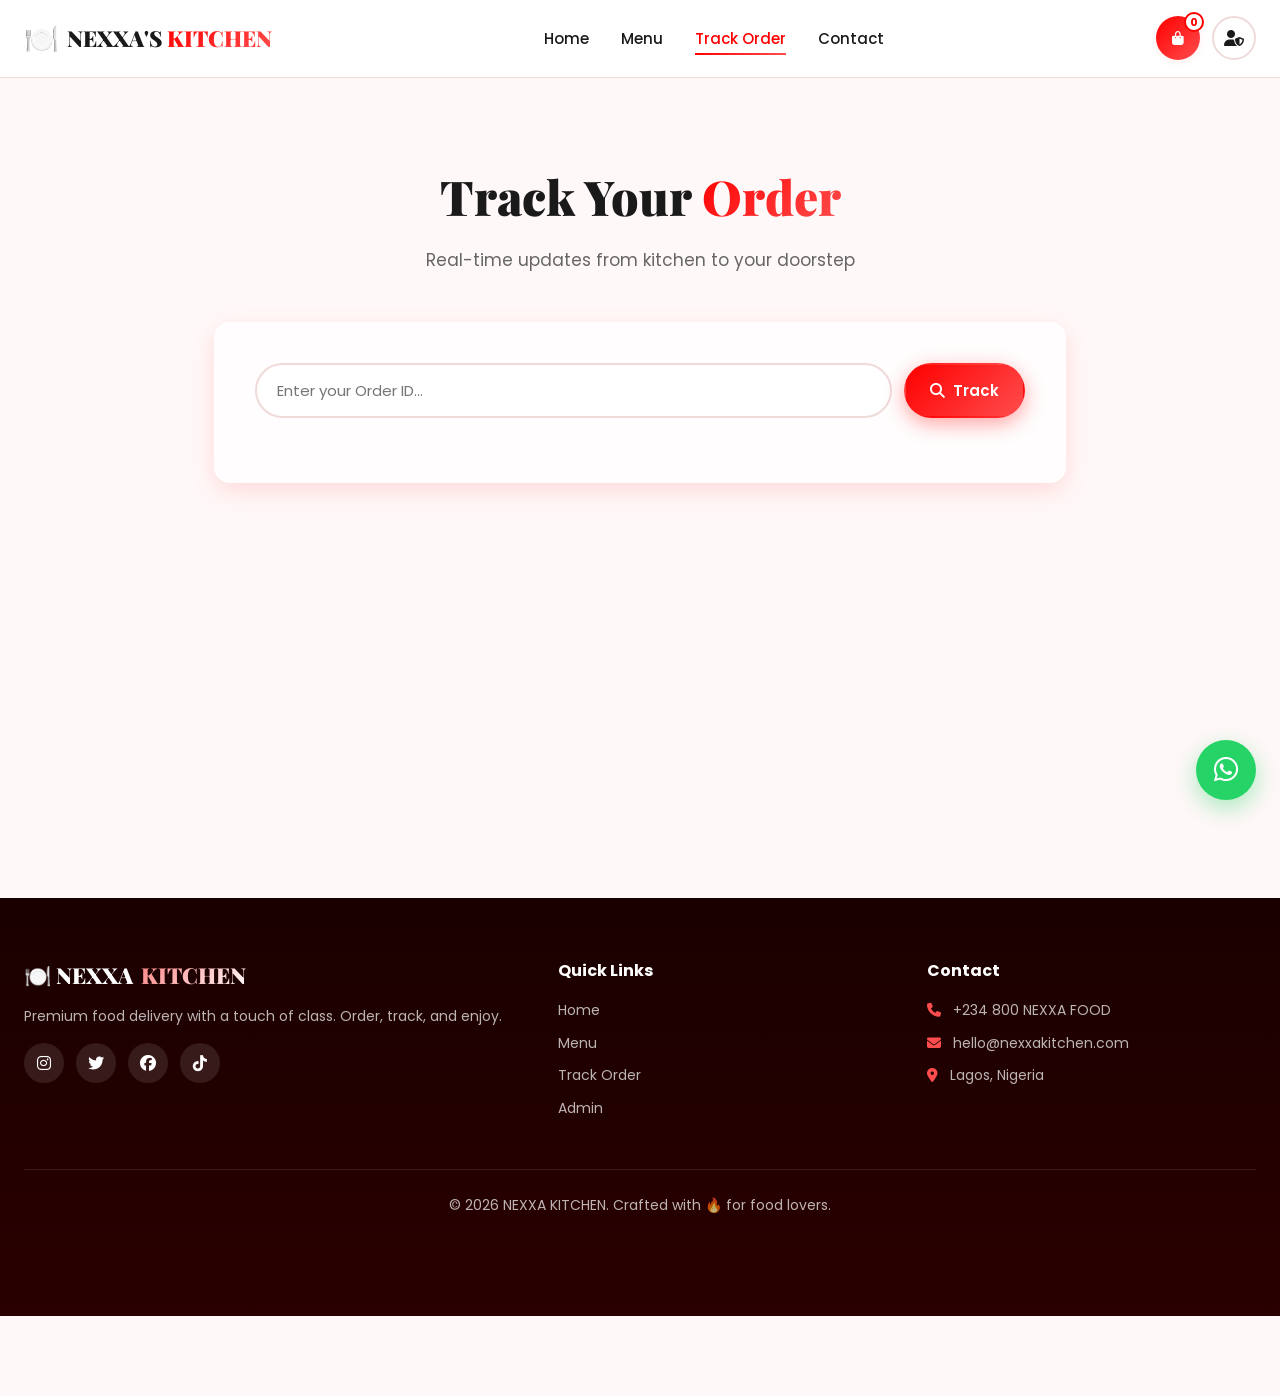
<file: track.html>
<!DOCTYPE html>
<html lang="en">
<head>
    <meta charset="UTF-8" />
    <meta name="viewport" content="width=device-width, initial-scale=1.0" />
    <title>NEXXA KITCHEN — Track Order</title>
    <link rel="preconnect" href="https://fonts.googleapis.com" />
    <link rel="preconnect" href="https://fonts.gstatic.com" crossorigin />
    <link href="https://fonts.googleapis.com/css2?family=Poppins:wght@300;400;500;600;700;800;900&family=Playfair+Display:wght@700;900&display=swap" rel="stylesheet" />
    <link rel="stylesheet" href="https://cdnjs.cloudflare.com/ajax/libs/font-awesome/6.5.0/css/all.min.css" />
    <link rel="stylesheet" href="styles.css" />
</head>
<body>
    <!-- Loading Overlay -->
    <div id="loadingOverlay" class="loading-overlay">
        <div class="loader">
            <div class="loader-plate"></div>
            <div class="loader-text">NEXXA'S KITCHEN</div>
        </div>
    </div>

    <!-- Navigation -->
    <nav class="navbar" id="navbar">
        <div class="nav-container">
            <a href="index.html" class="logo">
                <span class="logo-icon">🍽️</span>
                <span class="logo-text">NEXXA'S <span class="logo-accent">KITCHEN</span></span>
            </a>
            <ul class="nav-menu" id="navMenu">
                <li><a href="index.html" class="nav-link">Home</a></li>
                <li><a href="menu.html" class="nav-link">Menu</a></li>
                <li><a href="track.html" class="nav-link active">Track Order</a></li>
                <li><a href="contact.html" class="nav-link">Contact</a></li>
            </ul>
            <div class="nav-actions">
                <button class="cart-btn" id="cartBtn" aria-label="Open cart">
                    <i class="fas fa-shopping-bag"></i>
                    <span class="cart-count" id="cartCount">0</span>
                </button>
                <a href="admin.html" class="admin-link"><i class="fas fa-user-shield"></i></a>
                <button class="menu-toggle" id="menuToggle" aria-label="Toggle menu">
                    <i class="fas fa-bars"></i>
                </button>
            </div>
        </div>
    </nav>

    <main class="page page-track">
        <section class="tracking">
            <div class="section-header">
                <h2>Track Your <span class="text-gradient">Order</span></h2>
                <p>Real-time updates from kitchen to your doorstep</p>
            </div>
            <div class="tracking-container glass">
                <div class="track-form">
                    <input type="text" id="trackInput" placeholder="Enter your Order ID..." />
                    <button class="btn btn-primary" id="trackBtn">
                        <i class="fas fa-search"></i> Track
                    </button>
                </div>
                <div id="trackResult" class="track-result"></div>
            </div>
        </section>
    </main>

    <!-- Footer -->
    <footer class="footer">
        <div class="footer-content">
            <div class="footer-section">
                <h3 class="logo">🍽️ NEXXA <span class="logo-accent">KITCHEN</span></h3>
                <p>Premium food delivery with a touch of class. Order, track, and enjoy.</p>
                <div class="socials">
                    <a href="#"><i class="fab fa-instagram"></i></a>
                    <a href="#"><i class="fab fa-twitter"></i></a>
                    <a href="#"><i class="fab fa-facebook"></i></a>
                    <a href="#"><i class="fab fa-tiktok"></i></a>
                </div>
            </div>
            <div class="footer-section">
                <h4>Quick Links</h4>
                <ul>
                    <li><a href="index.html">Home</a></li>
                    <li><a href="menu.html">Menu</a></li>
                    <li><a href="track.html">Track Order</a></li>
                    <li><a href="admin.html">Admin</a></li>
                </ul>
            </div>
            <div class="footer-section">
                <h4>Contact</h4>
                <ul>
                    <li><i class="fas fa-phone"></i> +234 800 NEXXA FOOD</li>
                    <li><i class="fas fa-envelope"></i> hello@nexxakitchen.com</li>
                    <li><i class="fas fa-location-dot"></i> Lagos, Nigeria</li>
                </ul>
            </div>
        </div>
        <div class="footer-bottom">
            <p>© 2026 NEXXA KITCHEN. Crafted with 🔥 for food lovers.</p>
        </div>
    </footer>

    <!-- Cart Drawer -->
    <div class="cart-drawer" id="cartDrawer">
        <div class="cart-header">
            <h3><i class="fas fa-shopping-bag"></i> Your Cart</h3>
            <button class="cart-close" id="cartClose"><i class="fas fa-times"></i></button>
        </div>
        <div class="cart-items" id="cartItems"></div>
        <div class="cart-footer">
            <div class="cart-total">
                <span>Total:</span>
                <strong id="cartTotal">₦0</strong>
            </div>
            <button class="btn btn-primary btn-block" id="checkoutBtn">
                <i class="fas fa-lock"></i> Proceed to Checkout
            </button>
            <button class="btn btn-secondary btn-block" id="whatsappOrder">
                <i class="fab fa-whatsapp"></i> Order on WhatsApp
            </button>
        </div>
    </div>
    <div class="overlay" id="overlay"></div>

    <!-- Checkout Modal -->
    <div class="modal" id="checkoutModal">
        <div class="modal-content">
            <button class="modal-close" id="checkoutClose"><i class="fas fa-times"></i></button>
            <h2><i class="fas fa-credit-card"></i> Checkout</h2>
            <form id="checkoutForm" class="checkout-form">
                <div class="form-row">
                    <div class="form-group">
                        <label>Full Name *</label>
                        <input type="text" id="custName" required placeholder="John Doe" />
                    </div>
                    <div class="form-group">
                        <label>Phone Number *</label>
                        <input type="tel" id="custPhone" required placeholder="+234 800 000 0000" />
                    </div>
                </div>
                <div class="form-group">
                    <label>Email</label>
                    <input type="email" id="custEmail" placeholder="you@example.com" />
                </div>
                <div class="form-group">
                    <label>Delivery Address *</label>
                    <textarea id="custAddress" required placeholder="Street, City, Landmark"></textarea>
                </div>

                <h3 class="form-section-title">Order Summary</h3>
                <div class="order-summary" id="orderSummary"></div>

                <h3 class="form-section-title">Payment Method</h3>
                <div class="payment-options">
                    <label class="payment-option">
                        <input type="radio" name="payment" value="transfer" checked />
                        <div class="payment-card">
                            <i class="fas fa-building-columns"></i>
                            <strong>Bank Transfer</strong>
                            <small>Manual confirmation</small>
                        </div>
                    </label>
                    <label class="payment-option">
                        <input type="radio" name="payment" value="delivery" />
                        <div class="payment-card">
                            <i class="fas fa-money-bill-wave"></i>
                            <strong>Pay on Delivery</strong>
                            <small>Cash on arrival</small>
                        </div>
                    </label>
                </div>

                <button type="submit" class="btn btn-primary btn-block btn-lg">
                    <i class="fas fa-check"></i> Place Order
                </button>
            </form>
        </div>
    </div>

    <!-- Payment Confirmation Modal -->
    <div class="modal" id="paymentModal">
        <div class="modal-content success-modal">
            <div class="success-icon"><i class="fas fa-check"></i></div>
            <h2>Order Placed Successfully!</h2>
            <p>Your order ID: <strong id="orderIdDisplay"></strong></p>
            <div class="order-info-card" id="orderInfoCard"></div>
            <div class="payment-actions">
                <button class="btn btn-primary" id="paidBtn">
                    <i class="fas fa-check-circle"></i> I Have Made Payment
                </button>
                <button class="btn btn-secondary" id="trackFromModal">
                    <i class="fas fa-location-dot"></i> Track Order
                </button>
            </div>
            <p class="hint">Save your order ID to track delivery progress</p>
        </div>
    </div>

    <!-- Floating WhatsApp -->
    <a href="#" class="whatsapp-float" id="whatsappFloat" aria-label="Order on WhatsApp">
        <i class="fab fa-whatsapp"></i>
    </a>

    <!-- Mobile Bottom Bar -->
    <div class="mobile-bottom-bar">
        <a href="index.html" class="mob-link"><i class="fas fa-home"></i><span>Home</span></a>
        <a href="menu.html" class="mob-link"><i class="fas fa-utensils"></i><span>Menu</span></a>
        <button class="mob-cart" id="mobCartBtn">
            <i class="fas fa-shopping-bag"></i>
            <span class="cart-count" id="mobCartCount">0</span>
            <span>Cart</span>
        </button>
        <a href="track.html" class="mob-link active"><i class="fas fa-location-dot"></i><span>Track</span></a>
        <a href="contact.html" class="mob-link"><i class="fas fa-envelope"></i><span>Contact</span></a>
    </div>

    <!-- Toast container -->
    <div class="toast-container" id="toastContainer"></div>

    <script src="script.js"></script>
</body>
</html>
</file>
<file: styles.css>
/* ========================================
   NEXXA KITCHEN — Premium Food Delivery
   Theme: Red Gradient + Glassmorphism
   ======================================== */

/* ----- Root & Reset ----- */
:root {
    --primary: #ff0000;
    --primary-light: #ff4d4d;
    --primary-dark: #cc0000;
    --gradient: linear-gradient(135deg, #ff0000, #ff4d4d);
    --gradient-hover: linear-gradient(135deg, #ff4d4d, #ff0000);
    --white: #ffffff;
    --bg: #fff8f8;
    --text: #1a1a1a;
    --text-light: #666;
    --text-muted: #999;
    --border: #f0dada;
    --shadow-sm: 0 2px 8px rgba(255, 0, 0, 0.08);
    --shadow: 0 8px 24px rgba(255, 0, 0, 0.12);
    --shadow-lg: 0 16px 48px rgba(255, 0, 0, 0.18);
    --radius: 16px;
    --radius-sm: 10px;
    --radius-lg: 24px;
    --transition: all 0.3s cubic-bezier(0.4, 0, 0.2, 1);
}

* {
    margin: 0;
    padding: 0;
    box-sizing: border-box;
}

html { scroll-behavior: smooth; }

body {
    font-family: 'Poppins', sans-serif;
    background: var(--bg);
    color: var(--text);
    line-height: 1.6;
    overflow-x: hidden;
    padding-bottom: 80px;
}

a { text-decoration: none; color: inherit; }
button { cursor: pointer; border: none; background: none; font-family: inherit; }
input, textarea, select { font-family: inherit; }
img { max-width: 100%; display: block; }

/* ----- Reusable ----- */
.text-gradient {
    background: var(--gradient);
    -webkit-background-clip: text;
    -webkit-text-fill-color: transparent;
    background-clip: text;
}

.glass {
    background: rgba(255, 255, 255, 0.7);
    backdrop-filter: blur(20px);
    -webkit-backdrop-filter: blur(20px);
    border: 1px solid rgba(255, 255, 255, 0.5);
    box-shadow: var(--shadow);
    border-radius: var(--radius);
}

.btn {
    display: inline-flex;
    align-items: center;
    justify-content: center;
    gap: 8px;
    padding: 12px 24px;
    border-radius: 50px;
    font-weight: 600;
    font-size: 15px;
    transition: var(--transition);
    border: 2px solid transparent;
    white-space: nowrap;
}

.btn-primary {
    background: var(--gradient);
    color: white;
    box-shadow: 0 6px 20px rgba(255, 0, 0, 0.35);
}
.btn-primary:hover {
    background: var(--gradient-hover);
    transform: translateY(-2px);
    box-shadow: 0 10px 30px rgba(255, 0, 0, 0.5);
}

.btn-secondary {
    background: white;
    color: var(--primary);
    border: 2px solid var(--primary);
}
.btn-secondary:hover {
    background: var(--primary);
    color: white;
    transform: translateY(-2px);
}

.btn-block { width: 100%; }
.btn-lg { padding: 16px 32px; font-size: 16px; }

.section-header {
    text-align: center;
    margin-bottom: 48px;
    padding: 0 20px;
}
.section-header h2 {
    font-family: 'Playfair Display', serif;
    font-size: clamp(28px, 5vw, 48px);
    font-weight: 900;
    margin-bottom: 12px;
}
.section-header p {
    color: var(--text-light);
    font-size: 17px;
}

/* ----- Loading ----- */
.loading-overlay {
    position: fixed;
    inset: 0;
    background: white;
    z-index: 9999;
    display: flex;
    align-items: center;
    justify-content: center;
    transition: opacity 0.5s, visibility 0.5s;
}
.loading-overlay.hidden { opacity: 0; visibility: hidden; }

.loader { text-align: center; }
.loader-plate {
    width: 80px;
    height: 80px;
    border-radius: 50%;
    border: 6px solid #ffe0e0;
    border-top-color: var(--primary);
    animation: spin 1s linear infinite;
    margin: 0 auto 20px;
}
.loader-text {
    font-family: 'Playfair Display', serif;
    font-size: 24px;
    font-weight: 900;
    background: var(--gradient);
    -webkit-background-clip: text;
    -webkit-text-fill-color: transparent;
    letter-spacing: 4px;
    animation: pulse 1.5s ease-in-out infinite;
}

@keyframes spin { to { transform: rotate(360deg); } }
@keyframes pulse { 50% { opacity: 0.5; } }

/* ----- Navbar ----- */
.navbar {
    position: sticky;
    top: 0;
    z-index: 100;
    background: rgba(255, 255, 255, 0.9);
    backdrop-filter: blur(20px);
    -webkit-backdrop-filter: blur(20px);
    border-bottom: 1px solid var(--border);
    transition: var(--transition);
}
.navbar.scrolled { box-shadow: var(--shadow-sm); }

.nav-container {
    max-width: 1280px;
    margin: 0 auto;
    padding: 16px 24px;
    display: flex;
    align-items: center;
    justify-content: space-between;
    gap: 24px;
}

.logo {
    display: flex;
    align-items: center;
    gap: 8px;
    font-family: 'Playfair Display', serif;
    font-size: 22px;
    font-weight: 900;
}
.logo-icon { font-size: 28px; }
.logo-accent { background: var(--gradient); -webkit-background-clip: text; -webkit-text-fill-color: transparent; }

.nav-menu {
    display: flex;
    list-style: none;
    gap: 32px;
}
.nav-link {
    font-weight: 500;
    font-size: 15px;
    color: var(--text);
    position: relative;
    padding: 6px 0;
}
.nav-link::after {
    content: '';
    position: absolute;
    bottom: 0; left: 0;
    width: 0; height: 2px;
    background: var(--gradient);
    transition: width 0.3s;
}
.nav-link:hover::after { width: 100%; }

.nav-actions { display: flex; align-items: center; gap: 12px; }

.cart-btn {
    position: relative;
    width: 44px; height: 44px;
    border-radius: 50%;
    background: var(--gradient);
    color: white;
    display: grid; place-items: center;
    box-shadow: var(--shadow-sm);
    transition: var(--transition);
}
.cart-btn:hover { transform: scale(1.1); box-shadow: var(--shadow); }
.cart-count {
    position: absolute;
    top: -4px; right: -4px;
    background: white;
    color: var(--primary);
    font-size: 11px;
    font-weight: 700;
    min-width: 20px; height: 20px;
    border-radius: 50%;
    display: grid; place-items: center;
    border: 2px solid var(--primary);
}

.admin-link {
    width: 44px; height: 44px;
    border-radius: 50%;
    display: grid; place-items: center;
    color: var(--text);
    border: 2px solid var(--border);
    transition: var(--transition);
}
.admin-link:hover { background: var(--gradient); color: white; border-color: transparent; }

.menu-toggle { display: none; font-size: 20px; padding: 8px; }

/* ----- Hero ----- */
.hero {
    min-height: calc(100vh - 80px);
    display: grid;
    grid-template-columns: 1fr 1fr;
    align-items: center;
    gap: 60px;
    padding: 60px 24px;
    max-width: 1280px;
    margin: 0 auto;
    position: relative;
    overflow: hidden;
}

.hero-bg-shapes { position: absolute; inset: 0; pointer-events: none; z-index: -1; }
.shape {
    position: absolute;
    border-radius: 50%;
    filter: blur(60px);
    opacity: 0.3;
}
.shape-1 { width: 300px; height: 300px; background: var(--primary); top: 10%; left: -100px; animation: float 8s ease-in-out infinite; }
.shape-2 { width: 400px; height: 400px; background: var(--primary-light); bottom: -100px; right: -100px; animation: float 10s ease-in-out infinite reverse; }
.shape-3 { width: 200px; height: 200px; background: #ff8080; top: 50%; right: 30%; animation: float 12s ease-in-out infinite; }

@keyframes float {
    0%, 100% { transform: translate(0,0) scale(1); }
    50% { transform: translate(30px, -30px) scale(1.1); }
}

.hero-content { animation: slideInLeft 0.8s ease-out; }

.hero-badge {
    display: inline-block;
    background: white;
    color: var(--primary);
    padding: 8px 18px;
    border-radius: 50px;
    font-size: 13px;
    font-weight: 600;
    box-shadow: var(--shadow-sm);
    margin-bottom: 24px;
    animation: bounce 2s ease-in-out infinite;
}
@keyframes bounce {
    0%, 100% { transform: translateY(0); }
    50% { transform: translateY(-6px); }
}

.hero-title {
    font-family: 'Playfair Display', serif;
    font-size: clamp(36px, 6vw, 72px);
    font-weight: 900;
    line-height: 1.1;
    margin-bottom: 24px;
}

.hero-subtitle {
    font-size: 18px;
    color: var(--text-light);
    margin-bottom: 36px;
    max-width: 500px;
}

.hero-cta { display: flex; gap: 16px; flex-wrap: wrap; margin-bottom: 48px; }

.hero-stats {
    display: flex;
    gap: 40px;
    flex-wrap: wrap;
}
.stat h3 {
    font-family: 'Playfair Display', serif;
    font-size: 32px;
    background: var(--gradient);
    -webkit-background-clip: text;
    -webkit-text-fill-color: transparent;
}
.stat p { color: var(--text-light); font-size: 14px; }

.hero-image {
    position: relative;
    animation: slideInRight 0.8s ease-out;
}
.hero-card {
    border-radius: var(--radius-lg);
    overflow: hidden;
    transform: rotate(3deg);
    transition: var(--transition);
    aspect-ratio: 1;
}
.hero-card:hover { transform: rotate(0) scale(1.02); }
.hero-card img { width: 100%; height: 100%; object-fit: cover; }
.floating-badge {
    position: absolute;
    top: 20px; right: -20px;
    background: var(--gradient);
    color: white;
    padding: 12px 20px;
    border-radius: 50px;
    display: flex;
    align-items: center;
    gap: 8px;
    font-weight: 600;
    box-shadow: var(--shadow);
    animation: float 4s ease-in-out infinite;
}

@keyframes slideInLeft {
    from { opacity: 0; transform: translateX(-50px); }
    to { opacity: 1; transform: translateX(0); }
}
@keyframes slideInRight {
    from { opacity: 0; transform: translateX(50px); }
    to { opacity: 1; transform: translateX(0); }
}

/* ----- Categories ----- */
.categories {
    padding: 60px 24px;
    max-width: 1280px;
    margin: 0 auto;
}
.category-grid {
    display: grid;
    grid-template-columns: repeat(auto-fit, minmax(140px, 1fr));
    gap: 16px;
}
.category-card {
    background: white;
    border: 2px solid var(--border);
    border-radius: var(--radius);
    padding: 24px 16px;
    display: flex;
    flex-direction: column;
    align-items: center;
    gap: 12px;
    transition: var(--transition);
    color: var(--text);
    font-weight: 600;
}
.category-card:hover, .category-card.active {
    background: var(--gradient);
    color: white;
    border-color: transparent;
    transform: translateY(-4px);
    box-shadow: var(--shadow);
}
.category-icon { font-size: 40px; transition: var(--transition); }
.category-card:hover .category-icon, .category-card.active .category-icon { transform: scale(1.2) rotate(10deg); }

/* ----- Menu ----- */
.menu {
    padding: 60px 24px;
    max-width: 1280px;
    margin: 0 auto;
}
.menu-grid {
    display: grid;
    grid-template-columns: repeat(auto-fill, minmax(280px, 1fr));
    gap: 24px;
}

.food-card {
    background: white;
    border-radius: var(--radius);
    overflow: hidden;
    box-shadow: var(--shadow-sm);
    transition: var(--transition);
    animation: fadeUp 0.6s ease-out;
    display: flex;
    flex-direction: column;
}
.food-card:hover {
    transform: translateY(-8px);
    box-shadow: var(--shadow-lg);
}

.food-image {
    aspect-ratio: 4/3;
    overflow: hidden;
    position: relative;
}
.food-image img {
    width: 100%; height: 100%;
    object-fit: cover;
    transition: transform 0.5s;
}
.food-card:hover .food-image img { transform: scale(1.1); }
.food-tag {
    position: absolute;
    top: 12px; left: 12px;
    background: var(--gradient);
    color: white;
    padding: 4px 12px;
    border-radius: 50px;
    font-size: 11px;
    font-weight: 700;
    text-transform: uppercase;
}

.food-body { padding: 20px; display: flex; flex-direction: column; flex: 1; }
.food-name { font-size: 18px; font-weight: 700; margin-bottom: 6px; }
.food-desc { font-size: 13px; color: var(--text-light); margin-bottom: 12px; flex: 1; }
.food-footer { display: flex; align-items: center; justify-content: space-between; gap: 12px; }
.food-price {
    font-size: 22px;
    font-weight: 800;
    background: var(--gradient);
    -webkit-background-clip: text;
    -webkit-text-fill-color: transparent;
}
.add-cart-btn {
    background: var(--gradient);
    color: white;
    width: 44px; height: 44px;
    border-radius: 50%;
    display: grid; place-items: center;
    box-shadow: var(--shadow-sm);
    transition: var(--transition);
}
.add-cart-btn:hover { transform: scale(1.15) rotate(90deg); box-shadow: var(--shadow); }

@keyframes fadeUp {
    from { opacity: 0; transform: translateY(30px); }
    to { opacity: 1; transform: translateY(0); }
}

/* ----- Tracking ----- */
.tracking {
    padding: 80px 24px;
    max-width: 900px;
    margin: 0 auto;
}
.tracking-container { padding: 40px; }

.track-form { display: flex; gap: 12px; margin-bottom: 24px; }
.track-form input {
    flex: 1;
    padding: 14px 20px;
    border: 2px solid var(--border);
    border-radius: 50px;
    font-size: 15px;
    transition: var(--transition);
    background: white;
}
.track-form input:focus { outline: none; border-color: var(--primary); }

.track-result { display: none; }
.track-result.show { display: block; animation: fadeUp 0.4s; }

.order-status {
    background: white;
    border-radius: var(--radius);
    padding: 24px;
    margin-top: 20px;
}
.status-header {
    display: flex;
    align-items: center;
    justify-content: space-between;
    margin-bottom: 24px;
    padding-bottom: 16px;
    border-bottom: 1px solid var(--border);
}
.status-pill {
    padding: 6px 14px;
    border-radius: 50px;
    font-size: 12px;
    font-weight: 700;
    text-transform: uppercase;
}
.status-pill.Pending { background: #fff3cd; color: #856404; }
.status-paid.Paid,
.status-pill.Paid { background: #d1ecf1; color: #0c5460; }
.status-pill.Preparing { background: #fff0e0; color: #d35400; }
.status-pill.Rider { background: #e0e7ff; color: #3730a3; }
.status-pill.Out { background: #ffe0e0; color: var(--primary); }
.status-pill.Delivered { background: #d4edda; color: #155724; }

.status-tracker { display: flex; justify-content: space-between; margin: 32px 0; position: relative; }
.status-tracker::before {
    content: '';
    position: absolute;
    top: 16px; left: 16px; right: 16px;
    height: 3px;
    background: var(--border);
    z-index: 0;
}
.tracker-step {
    position: relative;
    z-index: 1;
    display: flex;
    flex-direction: column;
    align-items: center;
    gap: 8px;
    flex: 1;
}
.tracker-circle {
    width: 32px; height: 32px;
    border-radius: 50%;
    background: white;
    border: 3px solid var(--border);
    display: grid; place-items: center;
    font-size: 12px;
    font-weight: 700;
    color: var(--text-muted);
    transition: var(--transition);
}
.tracker-step.active .tracker-circle {
    background: var(--gradient);
    border-color: var(--primary);
    color: white;
    box-shadow: 0 0 0 4px rgba(255, 0, 0, 0.15);
}
.tracker-step.done .tracker-circle {
    background: var(--primary);
    border-color: var(--primary);
    color: white;
}
.tracker-label { font-size: 11px; font-weight: 600; text-align: center; max-width: 80px; }

.map-section {
    margin-top: 24px;
    border-radius: var(--radius);
    overflow: hidden;
    height: 250px;
    background: linear-gradient(135deg, #ffe0e0, #fff);
    display: grid;
    place-items: center;
    position: relative;
}
.map-section iframe { width: 100%; height: 100%; border: 0; }
.eta-badge {
    position: absolute;
    top: 16px; right: 16px;
    background: var(--gradient);
    color: white;
    padding: 8px 16px;
    border-radius: 50px;
    font-weight: 700;
    box-shadow: var(--shadow);
    z-index: 2;
}

.rider-info {
    display: flex;
    align-items: center;
    gap: 16px;
    background: linear-gradient(135deg, #fff5f5, white);
    padding: 16px;
    border-radius: var(--radius);
    margin-top: 20px;
}
.rider-avatar {
    width: 56px; height: 56px;
    border-radius: 50%;
    background: var(--gradient);
    color: white;
    display: grid; place-items: center;
    font-size: 24px;
}

/* ----- Bank Section ----- */
.bank-section { padding: 60px 24px; max-width: 1100px; margin: 0 auto; }
.bank-container {
    padding: 48px;
    display: grid;
    grid-template-columns: 1.5fr 1fr;
    gap: 40px;
    align-items: center;
}
.bank-info h2 { font-family: 'Playfair Display', serif; font-size: 36px; margin-bottom: 8px; }
.bank-info > p { color: var(--text-light); margin-bottom: 24px; }
.bank-details { margin-bottom: 24px; }
.bank-row {
    display: flex;
    justify-content: space-between;
    align-items: center;
    padding: 16px 20px;
    background: white;
    border-radius: var(--radius-sm);
    margin-bottom: 10px;
    border: 1px solid var(--border);
}
.bank-label { color: var(--text-light); font-size: 14px; display: flex; align-items: center; gap: 8px; }
.bank-row strong { font-size: 16px; color: var(--text); }
.bank-illustration {
    text-align: center;
    color: var(--primary);
}
.bank-illustration i { font-size: 180px; opacity: 0.15; }

/* ----- Footer ----- */
.footer {
    background: linear-gradient(180deg, #1a0000, #2a0000);
    color: white;
    padding: 60px 24px 100px;
}
.footer-content {
    max-width: 1280px;
    margin: 0 auto;
    display: grid;
    grid-template-columns: 1.5fr 1fr 1fr;
    gap: 40px;
    margin-bottom: 40px;
}
.footer .logo { color: white; margin-bottom: 12px; }
.footer .logo-accent { background: linear-gradient(135deg, #ff8080, white); -webkit-background-clip: text; -webkit-text-fill-color: transparent; }
.footer p { color: rgba(255,255,255,0.7); font-size: 14px; }
.footer h4 { margin-bottom: 16px; font-size: 16px; }
.footer-section ul { list-style: none; }
.footer-section ul li { margin-bottom: 10px; color: rgba(255,255,255,0.7); font-size: 14px; }
.footer-section ul li i { margin-right: 8px; color: var(--primary-light); }
.footer-section a:hover { color: var(--primary-light); }

.socials { display: flex; gap: 12px; margin-top: 16px; }
.socials a {
    width: 40px; height: 40px;
    border-radius: 50%;
    background: rgba(255, 255, 255, 0.1);
    display: grid; place-items: center;
    color: white;
    transition: var(--transition);
}
.socials a:hover { background: var(--gradient); transform: translateY(-4px); }

.footer-bottom {
    text-align: center;
    padding-top: 24px;
    border-top: 1px solid rgba(255,255,255,0.1);
    color: rgba(255,255,255,0.5);
    font-size: 13px;
}

/* ----- Cart Drawer ----- */
.cart-drawer {
    position: fixed;
    top: 0; right: -460px;
    width: 420px; max-width: 100%;
    height: 100vh;
    background: white;
    z-index: 200;
    transition: right 0.4s cubic-bezier(0.4, 0, 0.2, 1);
    display: flex;
    flex-direction: column;
    box-shadow: -8px 0 32px rgba(0,0,0,0.15);
}
.cart-drawer.open { right: 0; }

.cart-header {
    padding: 20px 24px;
    display: flex;
    align-items: center;
    justify-content: space-between;
    border-bottom: 1px solid var(--border);
    background: var(--gradient);
    color: white;
}
.cart-header h3 { font-size: 18px; display: flex; align-items: center; gap: 8px; }
.cart-close { color: white; font-size: 18px; }

.cart-items {
    flex: 1;
    overflow-y: auto;
    padding: 20px 24px;
}
.cart-empty {
    text-align: center;
    padding: 60px 20px;
    color: var(--text-light);
}
.cart-empty i { font-size: 60px; color: var(--border); margin-bottom: 16px; }

.cart-item {
    display: flex;
    gap: 12px;
    padding: 16px 0;
    border-bottom: 1px solid var(--border);
    animation: fadeUp 0.3s;
}
.cart-item img { width: 70px; height: 70px; border-radius: var(--radius-sm); object-fit: cover; }
.cart-item-info { flex: 1; }
.cart-item-name { font-weight: 600; font-size: 15px; margin-bottom: 4px; }
.cart-item-price { color: var(--primary); font-weight: 700; }
.qty-controls { display: flex; align-items: center; gap: 8px; margin-top: 8px; }
.qty-btn {
    width: 28px; height: 28px;
    border-radius: 50%;
    background: var(--bg);
    color: var(--primary);
    display: grid; place-items: center;
    font-weight: 700;
    transition: var(--transition);
}
.qty-btn:hover { background: var(--gradient); color: white; }
.qty-num { min-width: 24px; text-align: center; font-weight: 700; }

.cart-remove { color: var(--text-muted); font-size: 14px; align-self: flex-start; }
.cart-remove:hover { color: var(--primary); }

.cart-footer {
    padding: 20px 24px;
    border-top: 1px solid var(--border);
    background: var(--bg);
}
.cart-total {
    display: flex;
    justify-content: space-between;
    align-items: center;
    margin-bottom: 16px;
    font-size: 18px;
}
.cart-total strong {
    font-size: 24px;
    background: var(--gradient);
    -webkit-background-clip: text;
    -webkit-text-fill-color: transparent;
}
.cart-footer .btn { margin-bottom: 8px; }
.cart-footer .btn:last-child { margin-bottom: 0; }

.overlay {
    position: fixed;
    inset: 0;
    background: rgba(0,0,0,0.5);
    z-index: 150;
    opacity: 0;
    visibility: hidden;
    transition: var(--transition);
}
.overlay.show { opacity: 1; visibility: visible; }

/* ----- Modal ----- */
.modal {
    position: fixed;
    inset: 0;
    background: rgba(0,0,0,0.6);
    z-index: 300;
    display: none;
    align-items: center;
    justify-content: center;
    padding: 20px;
    backdrop-filter: blur(4px);
}
.modal.show { display: flex; animation: fadeIn 0.3s; }

.modal-content {
    background: white;
    border-radius: var(--radius);
    padding: 40px;
    max-width: 600px;
    width: 100%;
    max-height: 90vh;
    overflow-y: auto;
    position: relative;
    animation: zoomIn 0.3s;
}

@keyframes fadeIn { from { opacity: 0; } to { opacity: 1; } }
@keyframes zoomIn {
    from { opacity: 0; transform: scale(0.9); }
    to { opacity: 1; transform: scale(1); }
}

.modal-close {
    position: absolute;
    top: 16px; right: 16px;
    width: 36px; height: 36px;
    border-radius: 50%;
    background: var(--bg);
    color: var(--text);
    display: grid; place-items: center;
    transition: var(--transition);
}
.modal-close:hover { background: var(--primary); color: white; }

.modal h2 {
    font-family: 'Playfair Display', serif;
    font-size: 28px;
    margin-bottom: 24px;
    display: flex;
    align-items: center;
    gap: 12px;
}
.modal h2 i { color: var(--primary); }

/* ----- Form ----- */
.checkout-form { display: flex; flex-direction: column; gap: 16px; }
.form-row { display: grid; grid-template-columns: 1fr 1fr; gap: 16px; }
.form-group { display: flex; flex-direction: column; gap: 6px; }
.form-group label { font-size: 13px; font-weight: 600; color: var(--text); }
.form-group input, .form-group textarea {
    padding: 12px 16px;
    border: 2px solid var(--border);
    border-radius: var(--radius-sm);
    font-size: 15px;
    transition: var(--transition);
    background: white;
    resize: vertical;
}
.form-group input:focus, .form-group textarea:focus { outline: none; border-color: var(--primary); }

.form-section-title {
    font-size: 14px;
    text-transform: uppercase;
    letter-spacing: 1px;
    color: var(--text-light);
    margin-top: 8px;
    font-weight: 700;
}

.order-summary {
    background: var(--bg);
    border-radius: var(--radius-sm);
    padding: 16px;
    max-height: 200px;
    overflow-y: auto;
}
.summary-item {
    display: flex;
    justify-content: space-between;
    padding: 6px 0;
    font-size: 14px;
}
.summary-total {
    display: flex;
    justify-content: space-between;
    padding-top: 12px;
    margin-top: 8px;
    border-top: 2px solid var(--border);
    font-weight: 700;
    font-size: 16px;
}
.summary-total strong { color: var(--primary); }

.payment-options {
    display: grid;
    grid-template-columns: 1fr 1fr;
    gap: 12px;
}
.payment-option input { display: none; }
.payment-card {
    border: 2px solid var(--border);
    border-radius: var(--radius-sm);
    padding: 16px;
    text-align: center;
    cursor: pointer;
    transition: var(--transition);
    display: flex;
    flex-direction: column;
    gap: 6px;
    align-items: center;
}
.payment-card i { font-size: 24px; color: var(--primary); margin-bottom: 4px; }
.payment-card small { color: var(--text-light); font-size: 12px; }
.payment-option input:checked + .payment-card {
    border-color: var(--primary);
    background: linear-gradient(135deg, #fff5f5, white);
    box-shadow: var(--shadow-sm);
}

/* ----- Success Modal ----- */
.success-modal { text-align: center; }
.success-icon {
    width: 80px; height: 80px;
    border-radius: 50%;
    background: var(--gradient);
    color: white;
    font-size: 36px;
    display: grid; place-items: center;
    margin: 0 auto 20px;
    animation: pop 0.6s;
}
@keyframes pop {
    0% { transform: scale(0); }
    60% { transform: scale(1.2); }
    100% { transform: scale(1); }
}
.success-modal p { color: var(--text-light); margin-bottom: 20px; }
.order-info-card {
    background: var(--bg);
    border-radius: var(--radius-sm);
    padding: 20px;
    margin-bottom: 24px;
    text-align: left;
}
.payment-actions { display: flex; flex-direction: column; gap: 10px; }
.hint { font-size: 12px; margin-top: 16px; color: var(--text-muted); }

/* ----- WhatsApp Float ----- */
.whatsapp-float {
    position: fixed;
    bottom: 100px; right: 24px;
    width: 60px; height: 60px;
    border-radius: 50%;
    background: #25D366;
    color: white;
    display: grid; place-items: center;
    font-size: 28px;
    box-shadow: 0 8px 24px rgba(37, 211, 102, 0.4);
    z-index: 90;
    transition: var(--transition);
    animation: pulseGreen 2s infinite;
}
.whatsapp-float:hover { transform: scale(1.1) rotate(8deg); }
@keyframes pulseGreen {
    0%, 100% { box-shadow: 0 8px 24px rgba(37, 211, 102, 0.4); }
    50% { box-shadow: 0 8px 24px rgba(37, 211, 102, 0.7), 0 0 0 8px rgba(37, 211, 102, 0.2); }
}

/* ----- Mobile Bottom Bar ----- */
.mobile-bottom-bar {
    position: fixed;
    bottom: 0; left: 0; right: 0;
    background: white;
    border-top: 1px solid var(--border);
    z-index: 80;
    display: none;
    justify-content: space-around;
    padding: 8px 0;
    box-shadow: 0 -4px 16px rgba(0,0,0,0.05);
}
.mob-link, .mob-cart {
    flex: 1;
    display: flex;
    flex-direction: column;
    align-items: center;
    gap: 2px;
    color: var(--text-light);
    font-size: 11px;
    padding: 8px 4px;
    position: relative;
}
.mob-link i, .mob-cart i { font-size: 20px; }
.mob-cart .cart-count {
    position: absolute;
    top: 4px; right: 30%;
    background: var(--primary);
    color: white;
    font-size: 10px;
    min-width: 18px; height: 18px;
    border-radius: 50%;
    display: grid; place-items: center;
}
.mob-link.active, .mob-cart.active { color: var(--primary); }

/* ----- Toasts ----- */
.toast-container {
    position: fixed;
    top: 90px; right: 24px;
    z-index: 500;
    display: flex;
    flex-direction: column;
    gap: 10px;
    max-width: 360px;
}
.toast {
    background: white;
    padding: 14px 20px;
    border-radius: var(--radius);
    box-shadow: var(--shadow);
    display: flex;
    align-items: center;
    gap: 12px;
    border-left: 4px solid var(--primary);
    animation: slideInRight 0.3s;
    min-width: 280px;
}
.toast.success { border-left-color: #28a745; }
.toast.success i { color: #28a745; }
.toast.error { border-left-color: #dc3545; }
.toast.error i { color: #dc3545; }
.toast i { color: var(--primary); font-size: 20px; }
.toast-msg { flex: 1; font-size: 14px; font-weight: 500; }

/* ----- Page wrapper (used on every customer page) ----- */
.page { min-height: calc(100vh - 80px); }

/* ----- Nav link active state ----- */
.nav-link.active { color: var(--primary); }
.nav-link.active::after { width: 100%; }

/* ----- Contact page ----- */
.contact-section { padding: 60px 24px; max-width: 1100px; margin: 0 auto; }
.contact-grid {
    display: grid;
    grid-template-columns: repeat(auto-fit, minmax(220px, 1fr));
    gap: 20px;
}
.contact-card {
    background: white;
    border: 2px solid var(--border);
    border-radius: var(--radius);
    padding: 28px 20px;
    text-align: center;
    color: var(--text);
    transition: var(--transition);
    display: flex;
    flex-direction: column;
    align-items: center;
    gap: 8px;
}
.contact-card:hover {
    transform: translateY(-4px);
    border-color: var(--primary);
    box-shadow: var(--shadow);
    color: var(--text);
}
.contact-card i { font-size: 32px; color: var(--primary); margin-bottom: 4px; }
.contact-card h4 { font-size: 16px; }
.contact-card p { font-size: 14px; color: var(--text-light); }

.social-section { padding: 40px 24px 60px; max-width: 1100px; margin: 0 auto; text-align: center; }
.socials-large { justify-content: center; }
.socials-large a {
    width: 56px; height: 56px;
    background: white;
    color: var(--primary);
    border: 2px solid var(--border);
    box-shadow: var(--shadow-sm);
}
.socials-large a:hover { color: white; }

/* ----- Responsive ----- */
@media (max-width: 900px) {
    .hero {
        grid-template-columns: 1fr;
        text-align: center;
        padding: 40px 20px;
    }
    .hero-subtitle { margin-left: auto; margin-right: auto; }
    .hero-cta { justify-content: center; }
    .hero-stats { justify-content: center; }
    .hero-image { max-width: 400px; margin: 0 auto; }
    .bank-container { grid-template-columns: 1fr; padding: 32px 24px; }
    .bank-illustration { display: none; }
    .footer-content { grid-template-columns: 1fr; }
}

@media (max-width: 768px) {
    body { padding-bottom: 70px; }
    .nav-menu {
        position: absolute;
        top: 100%; left: 0; right: 0;
        background: white;
        flex-direction: column;
        padding: 20px;
        gap: 16px;
        box-shadow: var(--shadow);
        transform: translateY(-10px);
        opacity: 0;
        visibility: hidden;
        transition: var(--transition);
    }
    .nav-menu.open { transform: translateY(0); opacity: 1; visibility: visible; }
    .menu-toggle { display: block; }
    .admin-link { display: none; }
    .mobile-bottom-bar { display: flex; }
    .whatsapp-float { bottom: 80px; right: 16px; width: 52px; height: 52px; font-size: 24px; }
    .form-row { grid-template-columns: 1fr; }
    .cart-drawer { width: 100%; }
    .hero-stats { gap: 24px; }
    .stat h3 { font-size: 24px; }
    .modal-content { padding: 24px 20px; }
}

@media (max-width: 480px) {
    .payment-options { grid-template-columns: 1fr; }
    .hero-title { font-size: 36px; }
    .section-header h2 { font-size: 28px; }
    .bank-section { padding: 40px 16px; }
    .bank-container { padding: 24px 16px; }
    .toast-container { right: 10px; left: 10px; max-width: none; }
    .toast { min-width: auto; }
}
</file>
